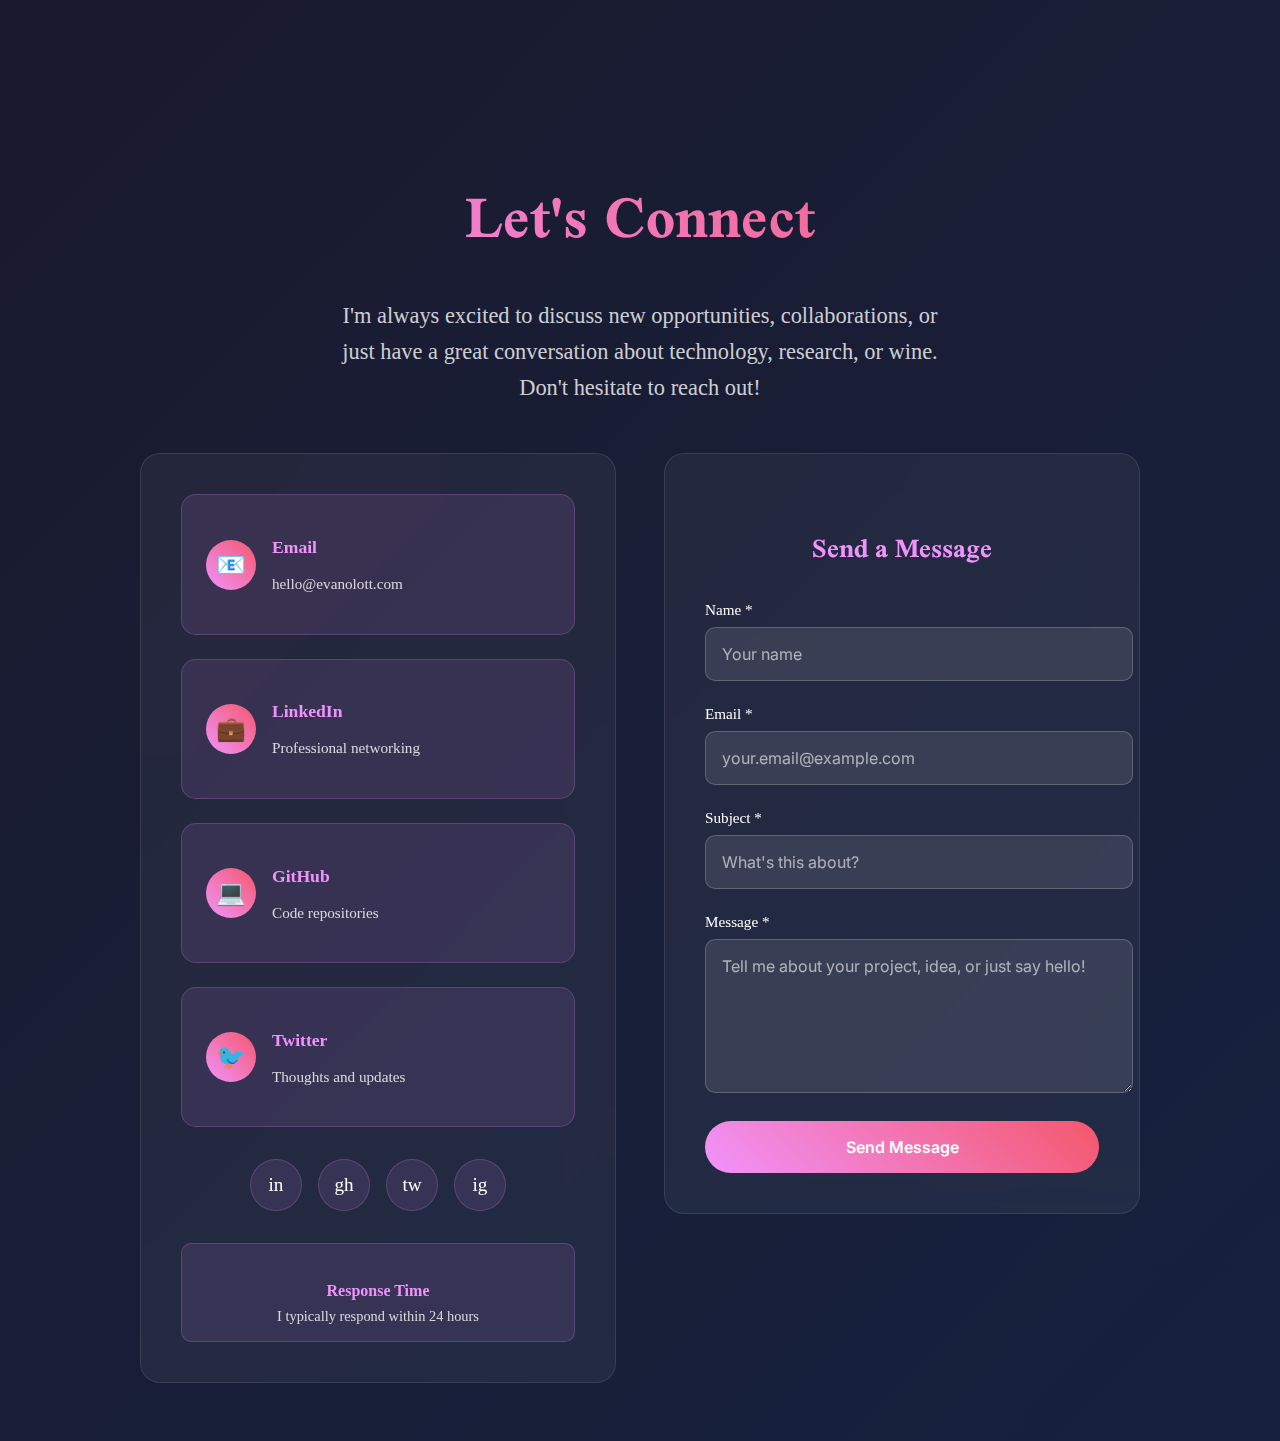
<file: about.html>
<!DOCTYPE html>
<html lang="en">
<head>
    <meta charset="UTF-8">
    <meta name="viewport" content="width=device-width, initial-scale=1.0">
    <meta name="description" content="Contact Evanolott - Get in touch for collaborations, projects, or just to say hello.">
    <meta name="author" content="Evanolott">
    <title>Contact - Evanolott</title>
    
    <!-- Fonts -->
    <link rel="preconnect" href="https://fonts.googleapis.com">
    <link rel="preconnect" href="https://fonts.gstatic.com" crossorigin>
    <link href="https://fonts.googleapis.com/css2?family=Scheherazade+New:wght@400;700&family=Inter:wght@300;400;500;600;700&display=swap" rel="stylesheet">
    
    <!-- Styles -->
    <link rel="stylesheet" href="src/css/main-style.css">
    
    <style>
        /* Contact Page Specific Styles */
        body {
            background: linear-gradient(135deg, #1a1a2e 0%, #16213e 100%);
            overflow-x: hidden;
        }
        
        .contact-hero {
            min-height: 100vh;
            display: flex;
            align-items: center;
            justify-content: center;
            padding: 100px 20px 50px;
        }
        
        .contact-container {
            max-width: 1000px;
            margin: 0 auto;
            width: 100%;
        }
        
        .contact-header {
            text-align: center;
            margin-bottom: 3rem;
        }
        
        .contact-title {
            font-family: 'Scheherazade New', serif;
            font-size: clamp(2.5rem, 6vw, 4rem);
            font-weight: 700;
            background: linear-gradient(45deg, #f093fb, #f5576c);
            -webkit-background-clip: text;
            -webkit-text-fill-color: transparent;
            background-clip: text;
            margin-bottom: 1rem;
        }
        
        .contact-subtitle {
            font-size: clamp(1.1rem, 3vw, 1.4rem);
            color: rgba(255, 255, 255, 0.8);
            line-height: 1.6;
            max-width: 600px;
            margin: 0 auto;
        }
        
        .contact-content {
            display: grid;
            grid-template-columns: 1fr 1fr;
            gap: 3rem;
            align-items: start;
        }
        
        .contact-info {
            background: rgba(255, 255, 255, 0.05);
            backdrop-filter: blur(20px);
            border-radius: 20px;
            padding: 2.5rem;
            border: 1px solid rgba(255, 255, 255, 0.1);
        }
        
        .contact-methods {
            display: flex;
            flex-direction: column;
            gap: 1.5rem;
        }
        
        .contact-method {
            display: flex;
            align-items: center;
            gap: 1rem;
            padding: 1.5rem;
            background: rgba(240, 147, 251, 0.1);
            border-radius: 15px;
            border: 1px solid rgba(240, 147, 251, 0.2);
            transition: all 0.3s ease;
            text-decoration: none;
            color: #ffffff;
        }
        
        .contact-method:hover {
            background: rgba(240, 147, 251, 0.2);
            transform: translateX(10px);
            box-shadow: 0 10px 30px rgba(240, 147, 251, 0.3);
        }
        
        .contact-icon {
            width: 50px;
            height: 50px;
            background: linear-gradient(45deg, #f093fb, #f5576c);
            border-radius: 50%;
            display: flex;
            align-items: center;
            justify-content: center;
            font-size: 1.5rem;
            flex-shrink: 0;
        }
        
        .contact-details h3 {
            font-weight: 600;
            margin-bottom: 0.5rem;
            color: #f093fb;
            font-size: 1.1rem;
        }
        
        .contact-details p {
            opacity: 0.8;
            font-size: 0.95rem;
            line-height: 1.4;
        }
        
        .contact-form {
            background: rgba(255, 255, 255, 0.05);
            backdrop-filter: blur(20px);
            border-radius: 20px;
            padding: 2.5rem;
            border: 1px solid rgba(255, 255, 255, 0.1);
        }
        
        .form-title {
            font-family: 'Scheherazade New', serif;
            font-size: 1.8rem;
            font-weight: 700;
            color: #f093fb;
            margin-bottom: 1.5rem;
            text-align: center;
        }
        
        .form-group {
            margin-bottom: 1.5rem;
        }
        
        .form-label {
            display: block;
            margin-bottom: 0.5rem;
            font-weight: 500;
            color: #ffffff;
            font-size: 0.95rem;
        }
        
        .form-input,
        .form-textarea {
            width: 100%;
            padding: 1rem;
            background: rgba(255, 255, 255, 0.1);
            border: 1px solid rgba(255, 255, 255, 0.2);
            border-radius: 10px;
            color: #ffffff;
            font-size: 1rem;
            transition: all 0.3s ease;
            font-family: 'Inter', sans-serif;
        }
        
        .form-input:focus,
        .form-textarea:focus {
            outline: none;
            border-color: #f093fb;
            background: rgba(255, 255, 255, 0.15);
            box-shadow: 0 0 0 3px rgba(240, 147, 251, 0.2);
        }
        
        .form-input::placeholder,
        .form-textarea::placeholder {
            color: rgba(255, 255, 255, 0.6);
        }
        
        .form-textarea {
            min-height: 120px;
            resize: vertical;
        }
        
        .form-submit {
            background: linear-gradient(45deg, #f093fb, #f5576c);
            color: #ffffff;
            border: none;
            padding: 1rem 2rem;
            border-radius: 50px;
            font-size: 1rem;
            font-weight: 600;
            cursor: pointer;
            transition: all 0.3s ease;
            width: 100%;
            font-family: 'Inter', sans-serif;
        }
        
        .form-submit:hover {
            transform: translateY(-2px);
            box-shadow: 0 10px 30px rgba(240, 147, 251, 0.4);
        }
        
        .form-submit:active {
            transform: translateY(0);
        }
        
        .social-links {
            display: flex;
            gap: 1rem;
            margin-top: 2rem;
            justify-content: center;
            flex-wrap: wrap;
        }
        
        .social-link {
            width: 50px;
            height: 50px;
            background: rgba(240, 147, 251, 0.1);
            border: 1px solid rgba(240, 147, 251, 0.2);
            border-radius: 50%;
            display: flex;
            align-items: center;
            justify-content: center;
            color: #ffffff;
            text-decoration: none;
            font-size: 1.2rem;
            transition: all 0.3s ease;
        }
        
        .social-link:hover {
            background: rgba(240, 147, 251, 0.2);
            transform: translateY(-3px);
            box-shadow: 0 5px 15px rgba(240, 147, 251, 0.3);
        }
        
        .response-time {
            background: rgba(240, 147, 251, 0.1);
            border: 1px solid rgba(240, 147, 251, 0.2);
            border-radius: 10px;
            padding: 1rem;
            margin-top: 2rem;
            text-align: center;
        }
        
        .response-time h4 {
            color: #f093fb;
            margin-bottom: 0.5rem;
            font-size: 1rem;
        }
        
        .response-time p {
            color: rgba(255, 255, 255, 0.8);
            font-size: 0.9rem;
            margin: 0;
        }
        
        /* Mobile Responsive */
        @media (max-width: 768px) {
            .contact-hero {
                padding: 80px 15px 30px;
            }
            
            .contact-content {
                grid-template-columns: 1fr;
                gap: 2rem;
            }
            
            .contact-info,
            .contact-form {
                padding: 1.5rem;
            }
            
            .contact-methods {
                gap: 1rem;
            }
            
            .contact-method {
                padding: 1rem;
                flex-direction: column;
                text-align: center;
            }
            
            .contact-method:hover {
                transform: translateY(-5px);
            }
            
            .contact-icon {
                width: 40px;
                height: 40px;
                font-size: 1.2rem;
            }
            
            .form-group {
                margin-bottom: 1.25rem;
            }
            
            .form-input,
            .form-textarea {
                padding: 0.875rem;
                font-size: 16px; /* Prevents zoom on iOS */
            }
            
            .form-submit {
                padding: 0.875rem 1.5rem;
                font-size: 0.95rem;
            }
            
            .social-links {
                gap: 0.75rem;
                margin-top: 1.5rem;
            }
            
            .social-link {
                width: 45px;
                height: 45px;
                font-size: 1.1rem;
            }
        }
        
        @media (max-width: 480px) {
            .contact-hero {
                padding: 70px 10px 20px;
            }
            
            .contact-info,
            .contact-form {
                padding: 1.25rem;
            }
            
            .contact-method {
                padding: 0.875rem;
            }
            
            .contact-icon {
                width: 35px;
                height: 35px;
                font-size: 1rem;
            }
            
            .form-input,
            .form-textarea {
                padding: 0.75rem;
            }
        }
    </style>
</head>
<body>
    <!-- Navigation Bar -->
    <nav class="navbar" id="navbar">
        <div class="nav-container">
            <a href="index.html" class="logo">Evanolott</a>
            <div class="nav-menu" id="nav-menu">
                <a href="index.html" class="nav-link">Home</a>
                <a href="portfolio.html" class="nav-link">Portfolio</a>
                <a href="journey.html" class="nav-link">Journey</a>
                <a href="about.html" class="nav-link active">Contact</a>
            </div>
            <div class="hamburger" id="hamburger">
                <span class="bar"></span>
                <span class="bar"></span>
                <span class="bar"></span>
            </div>
        </div>
    </nav>

    <!-- Mobile Sidebar -->
    <div class="mobile-sidebar" id="mobile-sidebar">
        <div class="sidebar-header">
            <h2>Evanolott</h2>
            <button class="close-sidebar" id="close-sidebar">&times;</button>
        </div>
        <div class="sidebar-menu">
            <a href="index.html" class="sidebar-link">Home</a>
            <a href="portfolio.html" class="sidebar-link">Portfolio</a>
            <a href="journey.html" class="sidebar-link">Journey</a>
            <a href="about.html" class="sidebar-link active">Contact</a>
            <a href="resume.html" class="sidebar-link">Resume</a>
            <a href="projects.html" class="sidebar-link">Projects</a>
        </div>
    </div>

    <!-- Contact Hero Section -->
    <section class="contact-hero">
        <div class="contact-container">
            <div class="contact-header">
                <h1 class="contact-title">Let's Connect</h1>
                <p class="contact-subtitle">
                    I'm always excited to discuss new opportunities, collaborations, or just have a great conversation about technology, research, or wine. Don't hesitate to reach out!
                </p>
            </div>
            
            <div class="contact-content">
                <!-- Contact Information -->
                <div class="contact-info">
                    <div class="contact-methods">
                        <a href="mailto:hello@evanolott.com" class="contact-method">
                            <div class="contact-icon">📧</div>
                            <div class="contact-details">
                                <h3>Email</h3>
                                <p>hello@evanolott.com</p>
                            </div>
                        </a>
                        
                        <a href="https://linkedin.com/in/evanolott" class="contact-method" rel="noopener noreferrer" target="_blank">
                            <div class="contact-icon">💼</div>
                            <div class="contact-details">
                                <h3>LinkedIn</h3>
                                <p>Professional networking</p>
                            </div>
                        </a>
                        
                        <a href="https://github.com/evanolott" class="contact-method" rel="noopener noreferrer" target="_blank">
                            <div class="contact-icon">💻</div>
                            <div class="contact-details">
                                <h3>GitHub</h3>
                                <p>Code repositories</p>
                            </div>
                        </a>
                        
                        <a href="https://twitter.com/evanolott" class="contact-method" rel="noopener noreferrer" target="_blank">
                            <div class="contact-icon">🐦</div>
                            <div class="contact-details">
                                <h3>Twitter</h3>
                                <p>Thoughts and updates</p>
                            </div>
                        </a>
                    </div>
                    
                    <div class="social-links">
                        <a href="https://linkedin.com/in/evanolott" class="social-link" rel="noopener noreferrer" target="_blank">in</a>
                        <a href="https://github.com/evanolott" class="social-link" rel="noopener noreferrer" target="_blank">gh</a>
                        <a href="https://twitter.com/evanolott" class="social-link" rel="noopener noreferrer" target="_blank">tw</a>
                        <a href="https://instagram.com/evanolott" class="social-link" rel="noopener noreferrer" target="_blank">ig</a>
                    </div>
                    
                    <div class="response-time">
                        <h4>Response Time</h4>
                        <p>I typically respond within 24 hours</p>
                    </div>
                </div>
                
                <!-- Contact Form -->
                <div class="contact-form">
                    <h2 class="form-title">Send a Message</h2>
                    
                    <form id="contactForm">
                        <div class="form-group">
                            <label for="name" class="form-label">Name *</label>
                            <input type="text" id="name" name="name" class="form-input" placeholder="Your name" required>
                        </div>
                        
                        <div class="form-group">
                            <label for="email" class="form-label">Email *</label>
                            <input type="email" id="email" name="email" class="form-input" placeholder="your.email@example.com" required>
                        </div>
                        
                        <div class="form-group">
                            <label for="subject" class="form-label">Subject *</label>
                            <input type="text" id="subject" name="subject" class="form-input" placeholder="What's this about?" required>
                        </div>
                        
                        <div class="form-group">
                            <label for="message" class="form-label">Message *</label>
                            <textarea id="message" name="message" class="form-textarea" placeholder="Tell me about your project, idea, or just say hello!" required></textarea>
                        </div>
                        
                        <button type="submit" class="form-submit">Send Message</button>
                    </form>
                </div>
            </div>
        </div>
    </section>

    <!-- Scripts -->
    <script src="src/js/navigation.js"></script>
    
    <script>
        // Contact form handling
        document.getElementById('contactForm').addEventListener('submit', function(e) {
            e.preventDefault();
            
            // Get form data
            const formData = new FormData(this);
            const data = Object.fromEntries(formData);
            
            // Simple validation
            if (!data.name || !data.email || !data.subject || !data.message) {
                alert('Please fill in all fields.');
                return;
            }
            
            // Simulate form submission
            const submitBtn = this.querySelector('.form-submit');
            const originalText = submitBtn.textContent;
            
            submitBtn.textContent = 'Sending...';
            submitBtn.disabled = true;
            
            // Simulate API call
            setTimeout(() => {
                alert('Thank you for your message! I\'ll get back to you soon.');
                this.reset();
                submitBtn.textContent = originalText;
                submitBtn.disabled = false;
            }, 2000);
        });
    </script>
</body>
</html>
</file>
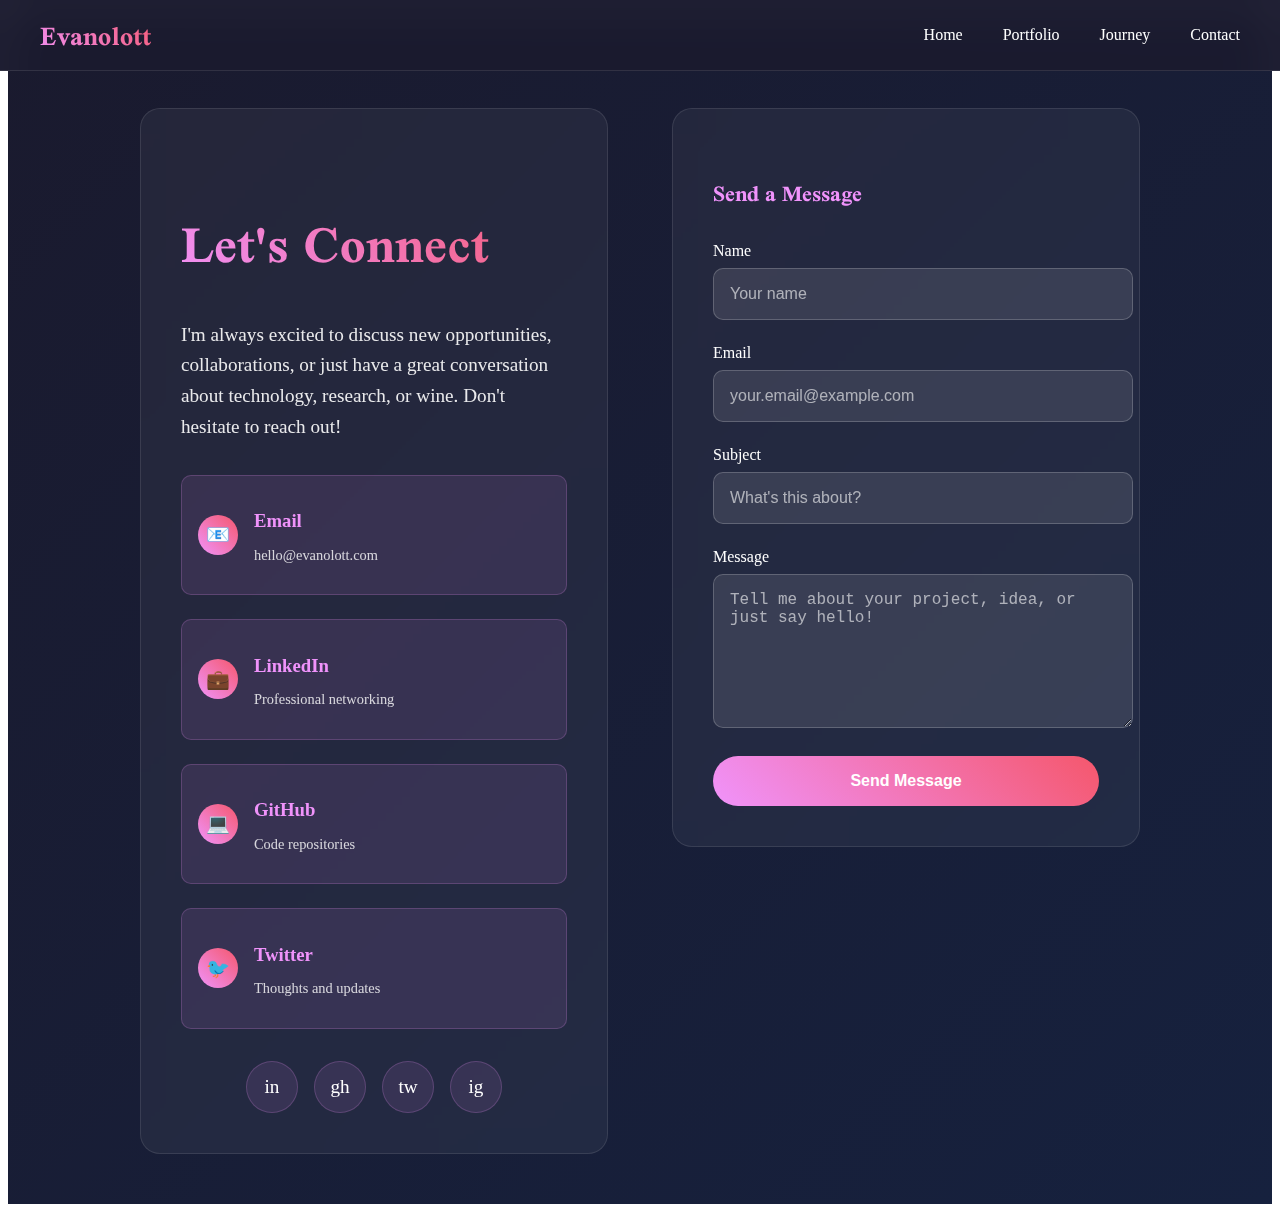
<file: contact.html>
<!DOCTYPE html>
<html lang="en">
<head>
    <meta charset="UTF-8">
    <meta name="viewport" content="width=device-width, initial-scale=1.0">
    <meta name="description" content="Contact Evanolott - Get in touch for collaborations, projects, or just to say hello.">
    <meta name="author" content="Evanolott">
    <title>Contact - Evanolott</title>
    
    <!-- Fonts -->
    <link rel="preconnect" href="https://fonts.googleapis.com">
    <link rel="preconnect" href="https://fonts.gstatic.com" crossorigin>
    <link href="https://fonts.googleapis.com/css2?family=Scheherazade+New:wght@400;700&family=Inter:wght@300;400;500;600;700&display=swap" rel="stylesheet">
    
    <!-- Styles -->
    <link rel="stylesheet" href="src/css/main-style.css">
    
    <style>
        /* Contact Page Specific Styles */
        .contact-hero {
            min-height: 100vh;
            display: flex;
            align-items: center;
            justify-content: center;
            background: linear-gradient(135deg, #1a1a2e 0%, #16213e 100%);
            padding: 100px 20px 50px;
        }
        
        .contact-container {
            max-width: 1000px;
            margin: 0 auto;
            display: grid;
            grid-template-columns: 1fr 1fr;
            gap: 4rem;
            align-items: start;
        }
        
        .contact-info {
            background: rgba(255, 255, 255, 0.05);
            backdrop-filter: blur(10px);
            border-radius: 20px;
            padding: 2.5rem;
            border: 1px solid rgba(255, 255, 255, 0.1);
        }
        
        .contact-title {
            font-family: 'Scheherazade New', serif;
            font-size: clamp(2.5rem, 5vw, 3.5rem);
            font-weight: 700;
            background: linear-gradient(45deg, #f093fb, #f5576c);
            -webkit-background-clip: text;
            -webkit-text-fill-color: transparent;
            background-clip: text;
            margin-bottom: 1rem;
        }
        
        .contact-subtitle {
            font-size: 1.2rem;
            color: #ffffff;
            margin-bottom: 2rem;
            opacity: 0.9;
            line-height: 1.6;
        }
        
        .contact-methods {
            display: flex;
            flex-direction: column;
            gap: 1.5rem;
        }
        
        .contact-method {
            display: flex;
            align-items: center;
            gap: 1rem;
            padding: 1rem;
            background: rgba(240, 147, 251, 0.1);
            border-radius: 10px;
            border: 1px solid rgba(240, 147, 251, 0.2);
            transition: all 0.3s ease;
            text-decoration: none;
            color: #ffffff;
        }
        
        .contact-method:hover {
            background: rgba(240, 147, 251, 0.2);
            transform: translateX(10px);
        }
        
        .contact-icon {
            width: 40px;
            height: 40px;
            background: linear-gradient(45deg, #f093fb, #f5576c);
            border-radius: 50%;
            display: flex;
            align-items: center;
            justify-content: center;
            font-size: 1.2rem;
        }
        
        .contact-details h3 {
            font-weight: 600;
            margin-bottom: 0.25rem;
            color: #f093fb;
        }
        
        .contact-details p {
            opacity: 0.8;
            font-size: 0.9rem;
        }
        
        .contact-form {
            background: rgba(255, 255, 255, 0.05);
            backdrop-filter: blur(10px);
            border-radius: 20px;
            padding: 2.5rem;
            border: 1px solid rgba(255, 255, 255, 0.1);
        }
        
        .form-group {
            margin-bottom: 1.5rem;
        }
        
        .form-label {
            display: block;
            margin-bottom: 0.5rem;
            font-weight: 500;
            color: #ffffff;
        }
        
        .form-input,
        .form-textarea {
            width: 100%;
            padding: 1rem;
            background: rgba(255, 255, 255, 0.1);
            border: 1px solid rgba(255, 255, 255, 0.2);
            border-radius: 10px;
            color: #ffffff;
            font-size: 1rem;
            transition: all 0.3s ease;
        }
        
        .form-input:focus,
        .form-textarea:focus {
            outline: none;
            border-color: #f093fb;
            background: rgba(255, 255, 255, 0.15);
            box-shadow: 0 0 0 3px rgba(240, 147, 251, 0.2);
        }
        
        .form-input::placeholder,
        .form-textarea::placeholder {
            color: rgba(255, 255, 255, 0.6);
        }
        
        .form-textarea {
            min-height: 120px;
            resize: vertical;
        }
        
        .form-submit {
            background: linear-gradient(45deg, #f093fb, #f5576c);
            color: #ffffff;
            border: none;
            padding: 1rem 2rem;
            border-radius: 50px;
            font-size: 1rem;
            font-weight: 600;
            cursor: pointer;
            transition: all 0.3s ease;
            width: 100%;
        }
        
        .form-submit:hover {
            transform: translateY(-2px);
            box-shadow: 0 10px 30px rgba(240, 147, 251, 0.4);
        }
        
        .form-submit:active {
            transform: translateY(0);
        }
        
        .social-links {
            display: flex;
            gap: 1rem;
            margin-top: 2rem;
            justify-content: center;
        }
        
        .social-link {
            width: 50px;
            height: 50px;
            background: rgba(240, 147, 251, 0.1);
            border: 1px solid rgba(240, 147, 251, 0.2);
            border-radius: 50%;
            display: flex;
            align-items: center;
            justify-content: center;
            color: #ffffff;
            text-decoration: none;
            font-size: 1.2rem;
            transition: all 0.3s ease;
        }
        
        .social-link:hover {
            background: rgba(240, 147, 251, 0.2);
            transform: translateY(-3px);
        }
        
        @media (max-width: 768px) {
            .contact-container {
                grid-template-columns: 1fr;
                gap: 2rem;
            }
            
            .contact-hero {
                padding: 80px 15px 30px;
            }
            
            .contact-info,
            .contact-form {
                padding: 1.5rem;
            }
            
            .contact-methods {
                gap: 1rem;
            }
            
            .contact-method {
                padding: 0.75rem;
            }
        }
    </style>
</head>
<body class="has-navbar">
    <!-- Navigation Bar -->
    <nav class="navbar" id="navbar">
        <div class="nav-container">
            <a href="index.html" class="logo">Evanolott</a>
            <div class="nav-menu" id="nav-menu">
                <a href="index.html" class="nav-link">Home</a>
                <a href="portfolio.html" class="nav-link">Portfolio</a>
                <a href="journey.html" class="nav-link">Journey</a>
                <a href="about.html" class="nav-link active">Contact</a>
            </div>
            <div class="hamburger" id="hamburger">
                <span class="bar"></span>
                <span class="bar"></span>
                <span class="bar"></span>
            </div>
        </div>
    </nav>

    <!-- Mobile Sidebar -->
    <div class="mobile-sidebar" id="mobile-sidebar">
        <div class="sidebar-header">
            <h2>Evanolott</h2>
            <button class="close-sidebar" id="close-sidebar">&times;</button>
        </div>
        <div class="sidebar-menu">
            <a href="index.html" class="sidebar-link">Home</a>
            <a href="portfolio.html" class="sidebar-link">Portfolio</a>
            <a href="journey.html" class="sidebar-link">Journey</a>
            <a href="about.html" class="sidebar-link active">Contact</a>
            <a href="resume.html" class="sidebar-link">Resume</a>
            <a href="projects.html" class="sidebar-link">Projects</a>
        </div>
    </div>

    <!-- Contact Hero Section -->
    <section class="contact-hero">
        <div class="contact-container">
            <!-- Contact Information -->
            <div class="contact-info">
                <h1 class="contact-title">Let's Connect</h1>
                <p class="contact-subtitle">
                    I'm always excited to discuss new opportunities, collaborations, or just have a great conversation about technology, research, or wine. Don't hesitate to reach out!
                </p>
                
                <div class="contact-methods">
                    <a href="mailto:hello@evanolott.com" class="contact-method">
                        <div class="contact-icon">📧</div>
                        <div class="contact-details">
                            <h3>Email</h3>
                            <p>hello@evanolott.com</p>
                        </div>
                    </a>
                    
                    <a href="https://linkedin.com/in/evanolott" class="contact-method" rel="noopener noreferrer" target="_blank">
                        <div class="contact-icon">💼</div>
                        <div class="contact-details">
                            <h3>LinkedIn</h3>
                            <p>Professional networking</p>
                        </div>
                    </a>
                    
                    <a href="https://github.com/evanolott" class="contact-method" rel="noopener noreferrer" target="_blank">
                        <div class="contact-icon">💻</div>
                        <div class="contact-details">
                            <h3>GitHub</h3>
                            <p>Code repositories</p>
                        </div>
                    </a>
                    
                    <a href="https://twitter.com/evanolott" class="contact-method" rel="noopener noreferrer" target="_blank">
                        <div class="contact-icon">🐦</div>
                        <div class="contact-details">
                            <h3>Twitter</h3>
                            <p>Thoughts and updates</p>
                        </div>
                    </a>
                </div>
                
                <div class="social-links">
                    <a href="https://linkedin.com/in/evanolott" class="social-link" rel="noopener noreferrer" target="_blank">in</a>
                    <a href="https://github.com/evanolott" class="social-link" rel="noopener noreferrer" target="_blank">gh</a>
                    <a href="https://twitter.com/evanolott" class="social-link" rel="noopener noreferrer" target="_blank">tw</a>
                    <a href="https://instagram.com/evanolott" class="social-link" rel="noopener noreferrer" target="_blank">ig</a>
                </div>
            </div>
            
            <!-- Contact Form -->
            <div class="contact-form">
                <h2 style="color: #f093fb; margin-bottom: 1.5rem; font-family: 'Scheherazade New', serif;">Send a Message</h2>
                
                <form id="contactForm">
                    <div class="form-group">
                        <label for="name" class="form-label">Name</label>
                        <input type="text" id="name" name="name" class="form-input" placeholder="Your name" required>
                    </div>
                    
                    <div class="form-group">
                        <label for="email" class="form-label">Email</label>
                        <input type="email" id="email" name="email" class="form-input" placeholder="your.email@example.com" required>
                    </div>
                    
                    <div class="form-group">
                        <label for="subject" class="form-label">Subject</label>
                        <input type="text" id="subject" name="subject" class="form-input" placeholder="What's this about?" required>
                    </div>
                    
                    <div class="form-group">
                        <label for="message" class="form-label">Message</label>
                        <textarea id="message" name="message" class="form-textarea" placeholder="Tell me about your project, idea, or just say hello!" required></textarea>
                    </div>
                    
                    <button type="submit" class="form-submit">Send Message</button>
                </form>
            </div>
        </div>
    </section>

    <!-- Scripts -->
    <script src="src/js/navigation.js"></script>
    
    <script>
        // Contact form handling
        document.getElementById('contactForm').addEventListener('submit', function(e) {
            e.preventDefault();
            
            // Get form data
            const formData = new FormData(this);
            const data = Object.fromEntries(formData);
            
            // Simple validation
            if (!data.name || !data.email || !data.subject || !data.message) {
                alert('Please fill in all fields.');
                return;
            }
            
            // Simulate form submission
            const submitBtn = this.querySelector('.form-submit');
            const originalText = submitBtn.textContent;
            
            submitBtn.textContent = 'Sending...';
            submitBtn.disabled = true;
            
            // Simulate API call
            setTimeout(() => {
                alert('Thank you for your message! I\'ll get back to you soon.');
                this.reset();
                submitBtn.textContent = originalText;
                submitBtn.disabled = false;
            }, 2000);
        });
    </script>
</body>
</html>
</file>
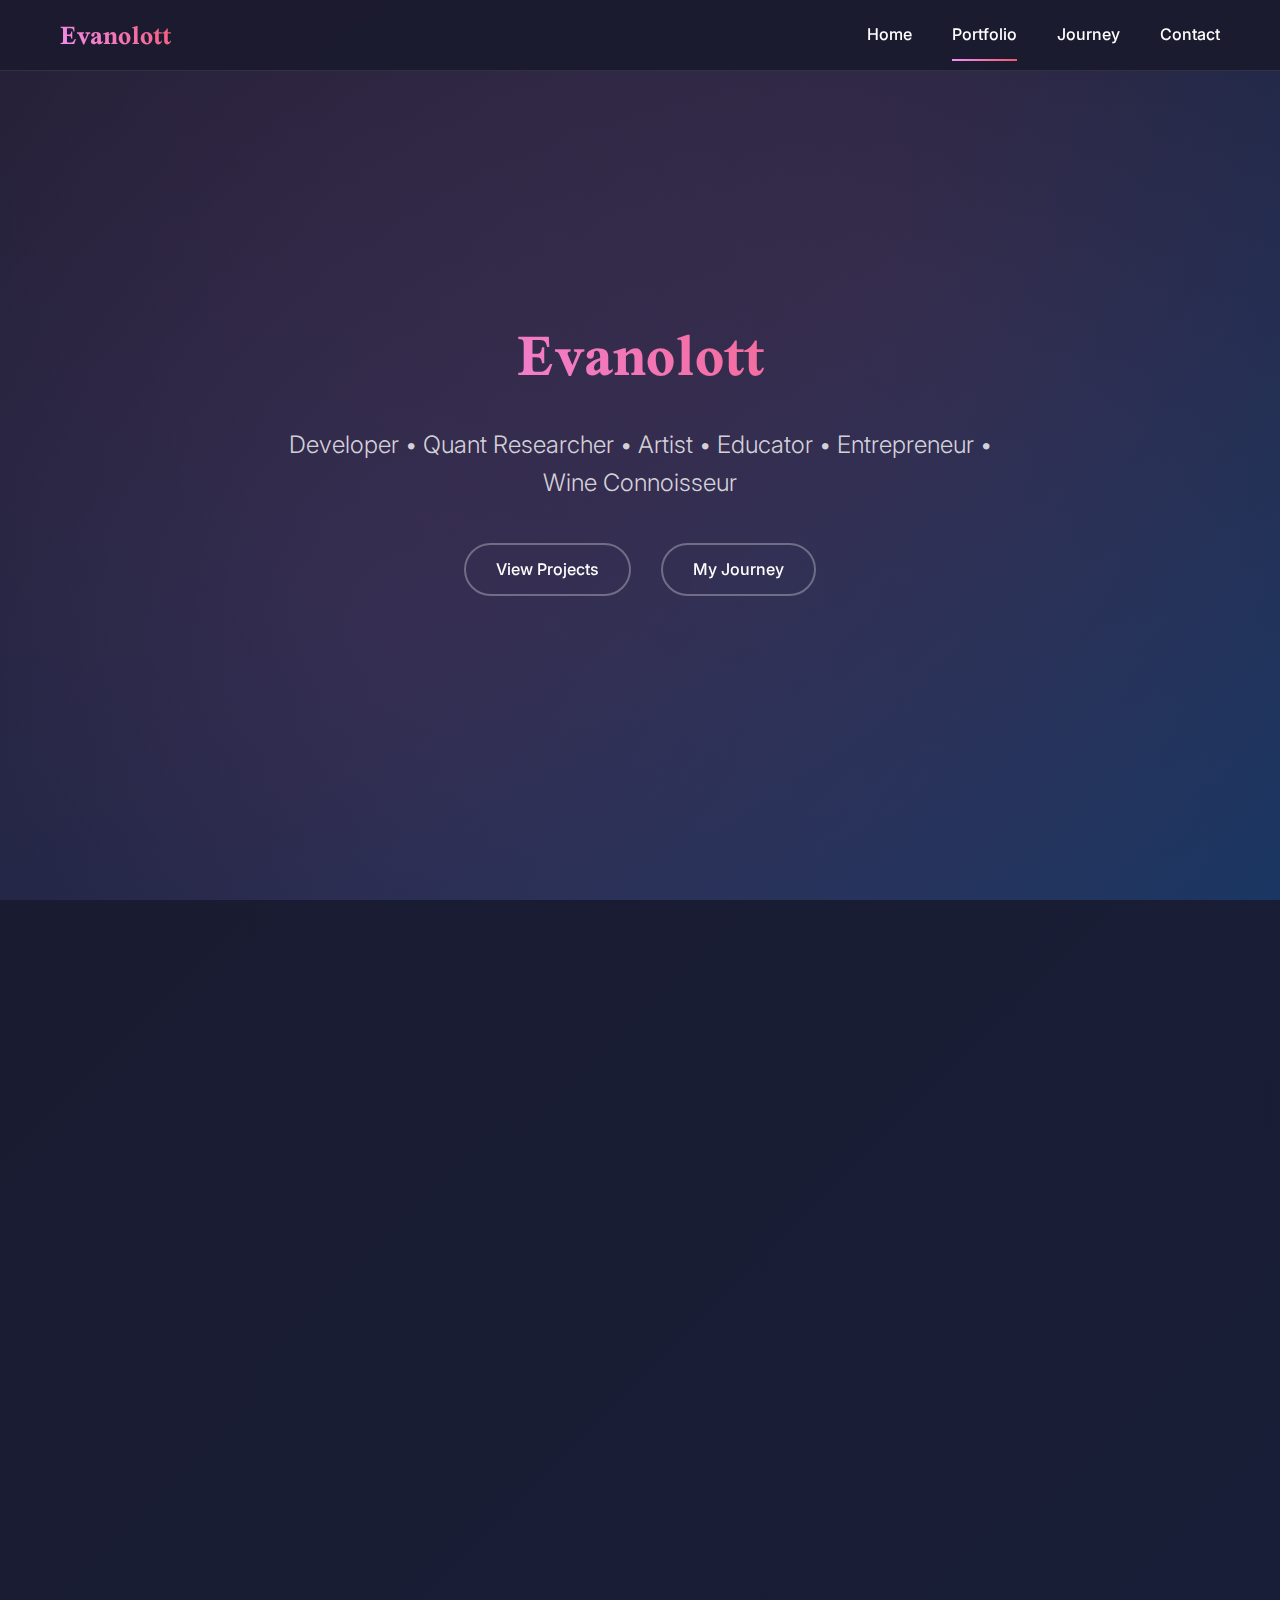
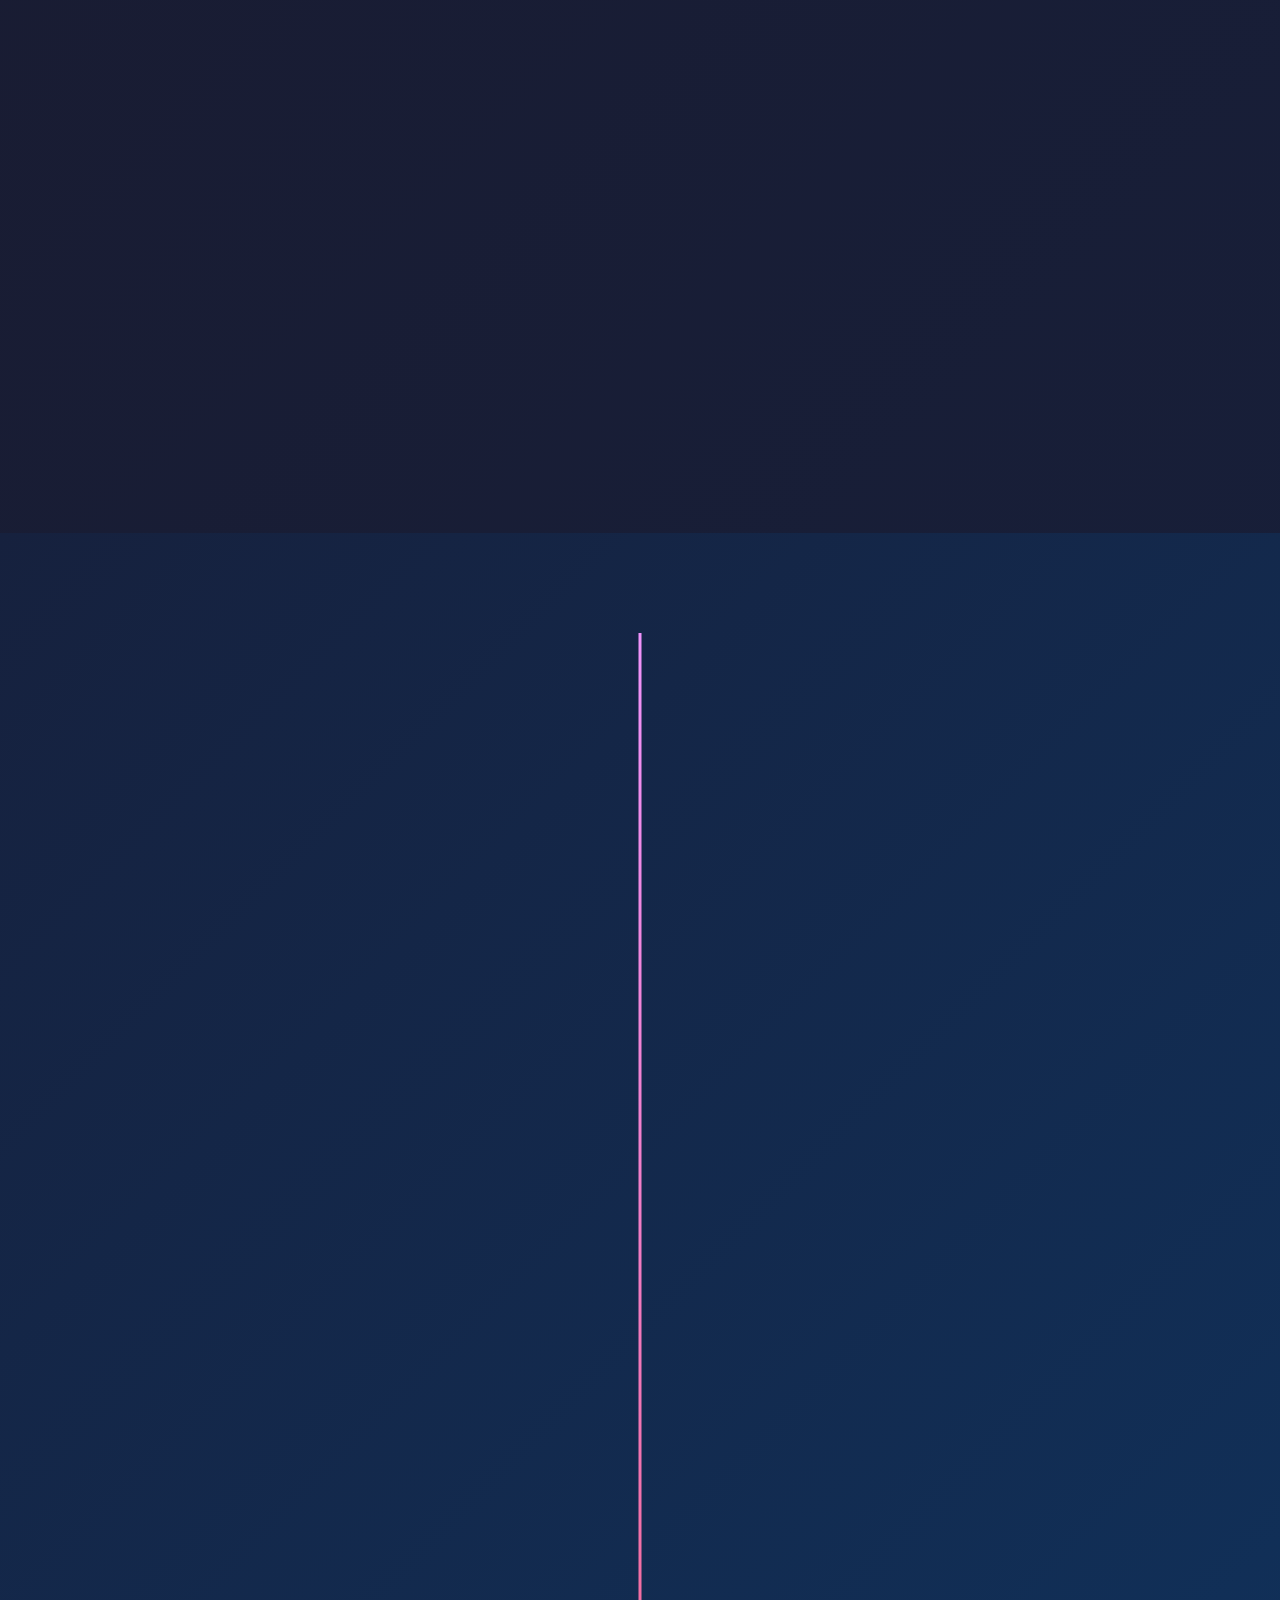
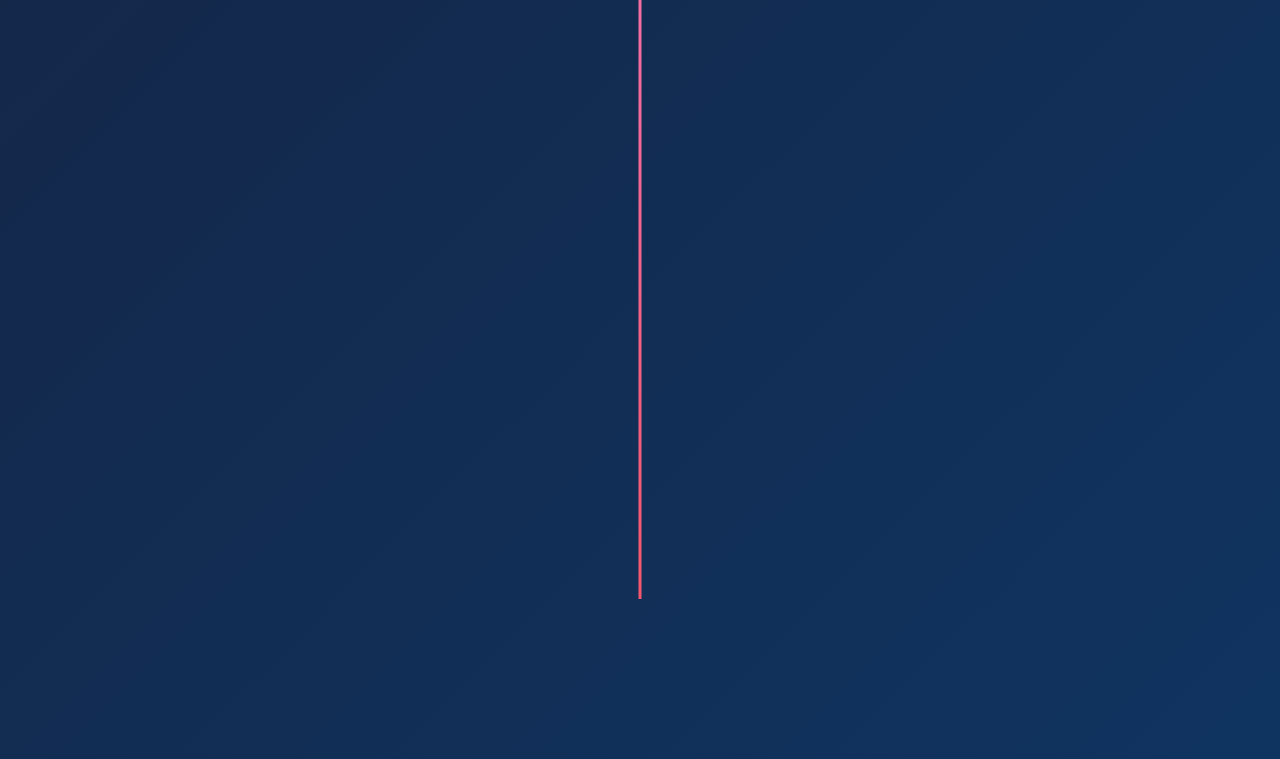
<file: portfolio.html>
<!DOCTYPE html>
<html lang="en">
<head>
    <meta charset="UTF-8">
    <meta name="viewport" content="width=device-width, initial-scale=1.0">
    <meta name="description" content="Evanolott - Professional portfolio showcasing expertise in development, quantitative research, art, education, entrepreneurship, and wine.">
    <meta name="author" content="Evanolott">
    <title>Portfolio - Evanolott</title>
    
    <!-- Fonts -->
    <link rel="preconnect" href="https://fonts.googleapis.com">
    <link rel="preconnect" href="https://fonts.gstatic.com" crossorigin>
    <link href="https://fonts.googleapis.com/css2?family=Scheherazade+New:wght@400;700&family=Inter:wght@300;400;500;600;700&display=swap" rel="stylesheet">
    
    <!-- Styles -->
    <link rel="stylesheet" href="src/css/main-style.css">
    
    <style>
        /* ===================================
           PROFESSIONAL PORTFOLIO STYLES
           Eva Qi Portfolio Landing Page
           =================================== */
        
        /* Reset & Base */
        * {
            margin: 0;
            padding: 0;
            box-sizing: border-box;
        }
        
        html {
            scroll-behavior: smooth;
        }
        
        body {
            font-family: 'Inter', sans-serif;
            line-height: 1.6;
            background: linear-gradient(135deg, #1a1a2e 0%, #16213e 100%);
            color: #ffffff;
            overflow-x: hidden;
        }
        
        /* Prevent text selection on all elements */
        * {
            user-select: none;
            -webkit-user-select: none;
            -moz-user-select: none;
            -ms-user-select: none;
        }
        
        /* Allow text selection only for actual content paragraphs */
        .project-description p,
        .journey-description p,
        .bio-text p {
            user-select: text;
            -webkit-user-select: text;
            -moz-user-select: text;
            -ms-user-select: text;
        }
        
        /* ===================================
           NAVIGATION
           =================================== */
        
        .navbar {
            position: fixed;
            top: 0;
            left: 0;
            right: 0;
            z-index: 1000;
            background: rgba(26, 26, 46, 0.95);
            backdrop-filter: blur(20px);
            border-bottom: 1px solid rgba(255, 255, 255, 0.1);
            transition: all 0.3s ease;
        }
        
        .nav-container {
            max-width: 1200px;
            margin: 0 auto;
            padding: 0 20px;
            display: flex;
            justify-content: space-between;
            align-items: center;
            height: 70px;
        }
        
        .logo {
            font-family: 'Scheherazade New', serif;
            font-size: 1.8rem;
            font-weight: 700;
            background: linear-gradient(45deg, #f093fb, #f5576c);
            -webkit-background-clip: text;
            -webkit-text-fill-color: transparent;
            background-clip: text;
            text-decoration: none;
        }
        
        .nav-menu {
            display: flex;
            list-style: none;
            gap: 40px;
        }
        
        .nav-link {
            color: #ffffff;
            text-decoration: none;
            font-weight: 500;
            transition: all 0.3s ease;
            position: relative;
        }
        
        .nav-link:hover {
            color: #f093fb;
        }
        
        .nav-link::after {
            content: '';
            position: absolute;
            bottom: -5px;
            left: 0;
            width: 0;
            height: 2px;
            background: linear-gradient(45deg, #f093fb, #f5576c);
            transition: width 0.3s ease;
        }
        
        .nav-link:hover::after {
            width: 100%;
        }
        
        /* Mobile menu */
        .hamburger {
            display: none;
            flex-direction: column;
            cursor: pointer;
            padding: 5px;
        }
        
        .hamburger span {
            width: 25px;
            height: 3px;
            background: #ffffff;
            margin: 3px 0;
            transition: 0.3s;
            border-radius: 2px;
        }
        
        .mobile-menu {
            position: fixed;
            top: 70px;
            right: -100%;
            width: 100%;
            height: calc(100vh - 70px);
            background: rgba(26, 26, 46, 0.98);
            backdrop-filter: blur(20px);
            transition: right 0.3s ease;
            display: flex;
            flex-direction: column;
            padding: 40px 20px;
        }
        
        .mobile-menu.active {
            right: 0;
        }
        
        .mobile-nav-link {
            color: #ffffff;
            text-decoration: none;
            font-size: 1.2rem;
            font-weight: 500;
            padding: 15px 0;
            border-bottom: 1px solid rgba(255, 255, 255, 0.1);
            transition: color 0.3s ease;
        }
        
        .mobile-nav-link:hover {
            color: #f093fb;
        }
        
        /* ===================================
           HERO SECTION
           =================================== */
        
        .hero {
            min-height: 100vh;
            display: flex;
            align-items: center;
            justify-content: center;
            text-align: center;
            background: linear-gradient(135deg, #1a1a2e 0%, #16213e 50%, #0f3460 100%);
            position: relative;
            overflow: hidden;
        }
        
        .hero::before {
            content: '';
            position: absolute;
            top: 0;
            left: 0;
            right: 0;
            bottom: 0;
            background: radial-gradient(circle at 30% 70%, rgba(240, 147, 251, 0.1), transparent),
                        radial-gradient(circle at 70% 30%, rgba(245, 87, 108, 0.1), transparent);
            pointer-events: none;
        }
        
        .hero-content {
            max-width: 800px;
            padding: 0 20px;
            position: relative;
            z-index: 2;
        }
        
        .hero-title {
            font-family: 'Scheherazade New', serif;
            font-size: clamp(2.5rem, 6vw, 4rem);
            font-weight: 700;
            margin-bottom: 20px;
            background: linear-gradient(45deg, #f093fb, #f5576c);
            -webkit-background-clip: text;
            -webkit-text-fill-color: transparent;
            background-clip: text;
        }
        
        .hero-subtitle {
            font-size: clamp(1.1rem, 2.5vw, 1.5rem);
            color: rgba(255, 255, 255, 0.8);
            margin-bottom: 40px;
            font-weight: 300;
        }
        
        .hero-nav {
            display: flex;
            justify-content: center;
            gap: 30px;
            flex-wrap: wrap;
        }
        
        .hero-btn {
            padding: 12px 30px;
            background: transparent;
            border: 2px solid rgba(255, 255, 255, 0.3);
            color: #ffffff;
            text-decoration: none;
            border-radius: 50px;
            font-weight: 500;
            transition: all 0.3s ease;
            backdrop-filter: blur(10px);
        }
        
        .hero-btn:hover {
            background: linear-gradient(45deg, #f093fb, #f5576c);
            border-color: transparent;
            transform: translateY(-2px);
            box-shadow: 0 10px 30px rgba(240, 147, 251, 0.3);
        }
        
        /* ===================================
           SECTION STYLES
           =================================== */
        
        .section {
            padding: 100px 0;
            position: relative;
        }
        
        .container {
            max-width: 1200px;
            margin: 0 auto;
            padding: 0 20px;
        }
        
        .section-title {
            font-family: 'Scheherazade New', serif;
            font-size: clamp(2rem, 5vw, 3rem);
            font-weight: 700;
            text-align: center;
            margin-bottom: 20px;
            background: linear-gradient(45deg, #f093fb, #f5576c);
            -webkit-background-clip: text;
            -webkit-text-fill-color: transparent;
            background-clip: text;
        }
        
        .section-subtitle {
            text-align: center;
            color: rgba(255, 255, 255, 0.7);
            font-size: 1.1rem;
            max-width: 600px;
            margin: 0 auto 60px;
        }
        
        /* ===================================
           PROJECTS SECTION
           =================================== */
        
        .projects-grid {
            display: grid;
            grid-template-columns: repeat(auto-fit, minmax(350px, 1fr));
            gap: 40px;
            margin-top: 60px;
        }
        
        .project-card {
            background: rgba(255, 255, 255, 0.05);
            border-radius: 20px;
            padding: 30px;
            backdrop-filter: blur(10px);
            border: 1px solid rgba(255, 255, 255, 0.1);
            transition: all 0.3s ease;
            position: relative;
            overflow: hidden;
        }
        
        .project-card::before {
            content: '';
            position: absolute;
            top: 0;
            left: 0;
            right: 0;
            bottom: 0;
            background: linear-gradient(45deg, rgba(240, 147, 251, 0.05), rgba(245, 87, 108, 0.05));
            opacity: 0;
            transition: opacity 0.3s ease;
        }
        
        .project-card:hover {
            transform: translateY(-10px);
            box-shadow: 0 20px 40px rgba(0, 0, 0, 0.3);
        }
        
        .project-card:hover::before {
            opacity: 1;
        }
        
        .project-icon {
            width: 60px;
            height: 60px;
            background: linear-gradient(45deg, #f093fb, #f5576c);
            border-radius: 15px;
            display: flex;
            align-items: center;
            justify-content: center;
            font-size: 1.5rem;
            margin-bottom: 20px;
            position: relative;
            z-index: 2;
        }
        
        .project-title {
            font-size: 1.4rem;
            font-weight: 600;
            margin-bottom: 15px;
            color: #ffffff;
            position: relative;
            z-index: 2;
        }
        
        .project-description {
            color: rgba(255, 255, 255, 0.7);
            line-height: 1.6;
            margin-bottom: 20px;
            position: relative;
            z-index: 2;
        }
        
        .project-tech {
            display: flex;
            flex-wrap: wrap;
            gap: 8px;
            margin-bottom: 20px;
            position: relative;
            z-index: 2;
        }
        
        .tech-tag {
            padding: 4px 12px;
            background: rgba(255, 255, 255, 0.1);
            border-radius: 20px;
            font-size: 0.85rem;
            color: rgba(255, 255, 255, 0.8);
        }
        
        .project-link {
            display: inline-flex;
            align-items: center;
            gap: 8px;
            color: #f093fb;
            text-decoration: none;
            font-weight: 500;
            transition: color 0.3s ease;
            position: relative;
            z-index: 2;
        }
        
        .project-link:hover {
            color: #f5576c;
        }
        
        /* ===================================
           JOURNEY SECTION
           =================================== */
        
        .journey {
            background: linear-gradient(135deg, #16213e 0%, #0f3460 100%);
        }
        
        .journey-timeline {
            max-width: 800px;
            margin: 0 auto;
            position: relative;
        }
        
        .timeline-line {
            position: absolute;
            left: 50%;
            top: 0;
            bottom: 0;
            width: 3px;
            background: linear-gradient(to bottom, #f093fb, #f5576c);
            transform: translateX(-50%);
        }
        
        .journey-item {
            display: flex;
            margin-bottom: 60px;
            position: relative;
        }
        
        .journey-item:nth-child(even) {
            flex-direction: row-reverse;
        }
        
        .journey-content {
            flex: 1;
            background: rgba(255, 255, 255, 0.05);
            border-radius: 15px;
            padding: 25px;
            margin: 0 30px;
            backdrop-filter: blur(10px);
            border: 1px solid rgba(255, 255, 255, 0.1);
            position: relative;
        }
        
        .journey-year {
            font-size: 1.1rem;
            font-weight: 600;
            color: #f093fb;
            margin-bottom: 10px;
        }
        
        .journey-title {
            font-size: 1.3rem;
            font-weight: 600;
            margin-bottom: 15px;
        }
        
        .journey-description {
            color: rgba(255, 255, 255, 0.7);
            line-height: 1.6;
        }
        
        .journey-dot {
            position: absolute;
            left: 50%;
            top: 20px;
            transform: translateX(-50%);
            width: 15px;
            height: 15px;
            background: #f093fb;
            border-radius: 50%;
            border: 3px solid #1a1a2e;
            z-index: 2;
        }
        
        /* ===================================
           RESPONSIVE DESIGN
           =================================== */
        
        @media (max-width: 768px) {
            .nav-menu {
                display: none;
            }
            
            .hamburger {
                display: flex;
            }
            
            .hero-nav {
                gap: 15px;
            }
            
            .hero-btn {
                padding: 10px 20px;
                font-size: 0.9rem;
            }
            
            .projects-grid {
                grid-template-columns: 1fr;
                gap: 30px;
            }
            
            .project-card {
                padding: 25px;
            }
            
            .timeline-line {
                left: 20px;
            }
            
            .journey-item {
                flex-direction: column;
                padding-left: 50px;
            }
            
            .journey-item:nth-child(even) {
                flex-direction: column;
            }
            
            .journey-content {
                margin: 0;
            }
            
            .journey-dot {
                left: 20px;
                transform: none;
            }
        }
        
        @media (max-width: 480px) {
            .nav-container {
                padding: 0 15px;
            }
            
            .hero-content {
                padding: 0 15px;
            }
            
            .container {
                padding: 0 15px;
            }
            
            .section {
                padding: 60px 0;
            }
            
            .mobile-menu {
                padding: 20px 15px;
            }
        }
        
        /* Accessibility */
        @media (prefers-reduced-motion: reduce) {
            * {
                animation-duration: 0.01ms !important;
                animation-iteration-count: 1 !important;
                transition-duration: 0.01ms !important;
            }
        }
        
        .project-link:focus-visible,
        .hero-btn:focus-visible,
        .nav-link:focus-visible {
            outline: 2px solid #f093fb;
            outline-offset: 2px;
        }
    </style>
</head>
<body class="has-navbar">
    <!-- Navigation -->
    <nav class="navbar">
        <div class="nav-container">
            <a href="./index.html" class="logo">Evanolott</a>
            <div class="nav-menu" id="nav-menu">
                <a href="index.html" class="nav-link">Home</a>
                <a href="portfolio.html" class="nav-link active">Portfolio</a>
                <a href="journey.html" class="nav-link">Journey</a>
                <a href="about.html" class="nav-link">Contact</a>
            </div>
            <div class="hamburger" onclick="toggleMobileMenu()">
                <span></span>
                <span></span>
                <span></span>
            </div>
        </div>
    </nav>

    <!-- Mobile Sidebar -->
    <div class="mobile-sidebar" id="mobile-sidebar">
        <div class="sidebar-header">
            <h2>Evanolott</h2>
            <button class="close-sidebar" id="close-sidebar">&times;</button>
        </div>
        <div class="sidebar-menu">
            <a href="index.html" class="sidebar-link">Home</a>
            <a href="portfolio.html" class="sidebar-link active">Portfolio</a>
            <a href="journey.html" class="sidebar-link">Journey</a>
            <a href="about.html" class="sidebar-link">Contact</a>
        </div>
    </div>

    <!-- Hero Section -->
    <section id="home" class="hero">
        <div class="hero-content">
            <h1 class="hero-title">Evanolott</h1>
            <p class="hero-subtitle">Developer • Quant Researcher • Artist • Educator • Entrepreneur • Wine Connoisseur</p>
            <div class="hero-nav">
                <a href="#projects" class="hero-btn">View Projects</a>
                <a href="#journey" class="hero-btn">My Journey</a>
            </div>
        </div>
    </section>

    <!-- Projects Section -->
    <section id="projects" class="section">
        <div class="container">
            
            <div class="projects-grid">
                <div class="project-card">
                    <div class="project-icon">💻</div>
                    <h3 class="project-title">3D Interactive Portfolio</h3>
                    <div class="project-description">
                        <p>An immersive 3D portfolio experience built with Three.js, featuring dynamic lens effects, mobile controls, and professional animations. Showcases modern web development techniques and creative design.</p>
                    </div>
                    <div class="project-tech">
                        <span class="tech-tag">Three.js</span>
                        <span class="tech-tag">WebGL</span>
                        <span class="tech-tag">JavaScript</span>
                        <span class="tech-tag">CSS3</span>
                    </div>
                    <a href="#" class="project-link">View Project →</a>
                </div>
                
                <div class="project-card">
                    <div class="project-icon">📊</div>
                    <h3 class="project-title">Quantitative Research Platform</h3>
                    <div class="project-description">
                        <p>Advanced financial modeling and analysis platform with real-time data processing, risk assessment algorithms, and interactive visualizations for institutional research.</p>
                    </div>
                    <div class="project-tech">
                        <span class="tech-tag">Python</span>
                        <span class="tech-tag">NumPy</span>
                        <span class="tech-tag">Pandas</span>
                        <span class="tech-tag">React</span>
                    </div>
                    <a href="#" class="project-link">View Research →</a>
                </div>
                
                <div class="project-card">
                    <div class="project-icon">🎨</div>
                    <h3 class="project-title">Digital Art Collection</h3>
                    <div class="project-description">
                        <p>A curated collection of digital artworks exploring the intersection of technology and creativity, featuring generative art, interactive installations, and multimedia experiences.</p>
                    </div>
                    <div class="project-tech">
                        <span class="tech-tag">p5.js</span>
                        <span class="tech-tag">Processing</span>
                        <span class="tech-tag">Adobe Creative Suite</span>
                        <span class="tech-tag">Blender</span>
                    </div>
                    <a href="#" class="project-link">View Gallery →</a>
                </div>
                
                <div class="project-card">
                    <div class="project-icon">🚀</div>
                    <h3 class="project-title">EdTech Startup Initiative</h3>
                    <div class="project-description">
                        <p>Co-founded an educational technology startup focused on personalized learning experiences, developing innovative curriculum delivery systems and student assessment tools.</p>
                    </div>
                    <div class="project-tech">
                        <span class="tech-tag">Vue.js</span>
                        <span class="tech-tag">Node.js</span>
                        <span class="tech-tag">MongoDB</span>
                        <span class="tech-tag">AWS</span>
                    </div>
                    <a href="#" class="project-link">Learn More →</a>
                </div>
                
                <div class="project-card">
                    <div class="project-icon">🍷</div>
                    <h3 class="project-title">Wine Analytics Platform</h3>
                    <div class="project-description">
                        <p>Data-driven wine recommendation and analysis system combining sensory science with machine learning to predict preferences and optimize wine selection.</p>
                    </div>
                    <div class="project-tech">
                        <span class="tech-tag">Machine Learning</span>
                        <span class="tech-tag">TensorFlow</span>
                        <span class="tech-tag">Flask</span>
                        <span class="tech-tag">Data Visualization</span>
                    </div>
                    <a href="#" class="project-link">Explore Platform →</a>
                </div>
                
                <div class="project-card">
                    <div class="project-icon">📚</div>
                    <h3 class="project-title">Educational Content Library</h3>
                    <div class="project-description">
                        <p>Comprehensive learning resources and interactive tutorials covering programming, mathematics, and creative skills, designed for diverse learning styles and skill levels.</p>
                    </div>
                    <div class="project-tech">
                        <span class="tech-tag">Interactive Design</span>
                        <span class="tech-tag">Video Production</span>
                        <span class="tech-tag">Curriculum Development</span>
                        <span class="tech-tag">UX Design</span>
                    </div>
                    <a href="#" class="project-link">Access Library →</a>
                </div>
            </div>
        </div>
    </section>

    <!-- Journey Section -->
    <section id="journey" class="section journey">
        <div class="container">
            
            <div class="journey-timeline">
                <div class="timeline-line"></div>
                
                <div class="journey-item">
                    <div class="journey-dot"></div>
                    <div class="journey-content">
                        <div class="journey-year">2024-Present</div>
                        <h3 class="journey-title">Full-Stack Development & 3D Web Experiences</h3>
                        <div class="journey-description">
                            <p>Specializing in modern web development with focus on immersive 3D experiences, WebGL applications, and cutting-edge frontend technologies. Creating interactive portfolios and professional web applications.</p>
                        </div>
                    </div>
                </div>
                
                <div class="journey-item">
                    <div class="journey-dot"></div>
                    <div class="journey-content">
                        <div class="journey-year">2022-2024</div>
                        <h3 class="journey-title">Quantitative Research & Financial Modeling</h3>
                        <div class="journey-description">
                            <p>Advanced quantitative analysis in financial markets, developing sophisticated models for risk assessment and algorithmic trading strategies. Worked with large datasets and statistical modeling techniques.</p>
                        </div>
                    </div>
                </div>
                
                <div class="journey-item">
                    <div class="journey-dot"></div>
                    <div class="journey-content">
                        <div class="journey-year">2021-2023</div>
                        <h3 class="journey-title">Educational Technology Innovation</h3>
                        <div class="journey-description">
                            <p>Co-founded an EdTech startup focused on personalized learning experiences. Developed curriculum delivery systems and pioneered new approaches to student assessment and engagement.</p>
                        </div>
                    </div>
                </div>
                
                <div class="journey-item">
                    <div class="journey-dot"></div>
                    <div class="journey-content">
                        <div class="journey-year">2020-2022</div>
                        <h3 class="journey-title">Digital Art & Creative Technology</h3>
                        <div class="journey-description">
                            <p>Explored the intersection of technology and creativity through generative art, interactive installations, and multimedia projects. Developed skills in creative coding and digital design.</p>
                        </div>
                    </div>
                </div>
                
                <div class="journey-item">
                    <div class="journey-dot"></div>
                    <div class="journey-content">
                        <div class="journey-year">2019-2021</div>
                        <h3 class="journey-title">Wine Studies & Sensory Analysis</h3>
                        <div class="journey-description">
                            <p>Developed expertise in wine appreciation, terroir analysis, and sensory science. Combined traditional wine knowledge with modern data analysis techniques to create innovative wine recommendation systems.</p>
                        </div>
                    </div>
                </div>
                
                <div class="journey-item">
                    <div class="journey-dot"></div>
                    <div class="journey-content">
                        <div class="journey-year">2018-2020</div>
                        <h3 class="journey-title">Educational Foundation & Teaching</h3>
                        <div class="journey-description">
                            <p>Built strong educational foundations while developing teaching and mentorship skills. Created learning resources and tutored students in mathematics, programming, and creative problem-solving.</p>
                        </div>
                    </div>
                </div>
            </div>
        </div>
    </section>

    <!-- Scripts -->
    <script src="src/js/navigation.js"></script>
    
    <script>
        // Intersection Observer for fade-in animations
        const observerOptions = {
            threshold: 0.1,
            rootMargin: '0px 0px -50px 0px'
        };
        
        const observer = new IntersectionObserver(function(entries) {
            entries.forEach(entry => {
                if (entry.isIntersecting) {
                    entry.target.style.opacity = '1';
                    entry.target.style.transform = 'translateY(0)';
                }
            });
        }, observerOptions);
        
        // Observe project cards and journey items
        document.addEventListener('DOMContentLoaded', function() {
            const projectCards = document.querySelectorAll('.project-card');
            const journeyItems = document.querySelectorAll('.journey-item');
            
            // Initial state for animations
            [...projectCards, ...journeyItems].forEach(item => {
                item.style.opacity = '0';
                item.style.transform = 'translateY(20px)';
                item.style.transition = 'opacity 0.6s ease, transform 0.6s ease';
                observer.observe(item);
            });
        });
    </script>
</body>
</html>
</file>
<file: src/css/main-style.css>
/* ===================================
   MAIN WEBSITE STYLES
   Eva Qi Personal Website - General Styles
   =================================== */

/* ===================================
   导航栏样式
   =================================== */

.navbar {
    position: fixed;
    top: 0;
    left: 0;
    right: 0;
    z-index: 1000;
    background: rgba(26, 26, 46, 0.95);
    backdrop-filter: blur(20px);
    border-bottom: 1px solid rgba(255, 255, 255, 0.1);
    transition: all 0.3s ease;
    transform: translateY(0);
}

body:not(.has-navbar) .navbar {
    display: none;
}

.navbar.scrolled {
    background: rgba(26, 26, 46, 0.98);
    box-shadow: 0 4px 20px rgba(0, 0, 0, 0.3);
}

.nav-container {
    max-width: 1200px;
    margin: 0 auto;
    padding: 0 20px;
    display: flex;
    justify-content: space-between;
    align-items: center;
    height: 70px;
}

.logo {
    font-family: 'Scheherazade New', 'Times New Roman', serif;
    font-size: 1.8rem;
    font-weight: 700;
    background: linear-gradient(45deg, #f093fb, #f5576c);
    -webkit-background-clip: text;
    -webkit-text-fill-color: transparent;
    background-clip: text;
    text-decoration: none;
    transition: all 0.3s ease;
}

.logo:hover {
    transform: scale(1.05);
    filter: brightness(1.2);
}

.nav-menu {
    display: flex;
    list-style: none;
    gap: 40px;
}

.nav-link {
    color: #ffffff;
    text-decoration: none;
    font-weight: 500;
    font-size: 1rem;
    position: relative;
    transition: all 0.3s ease;
    padding: 8px 0;
}

.nav-link::after {
    content: '';
    position: absolute;
    bottom: 0;
    left: 0;
    width: 0;
    height: 2px;
    background: linear-gradient(45deg, #f093fb, #f5576c);
    transition: width 0.3s ease;
}

.nav-link:hover::after,
.nav-link.active::after {
    width: 100%;
}

.nav-link:hover {
    color: #f093fb;
    transform: translateY(-2px);
}

.hamburger {
    display: none;
    flex-direction: column;
    cursor: pointer;
    padding: 5px;
    transition: all 0.3s ease;
}

.hamburger.active {
    transform: rotate(90deg);
}

.bar {
    width: 25px;
    height: 3px;
    background: linear-gradient(45deg, #f093fb, #f5576c);
    margin: 3px 0;
    transition: all 0.3s ease;
    border-radius: 2px;
}

.hamburger.active .bar:nth-child(1) {
    transform: rotate(45deg) translate(5px, 5px);
}

.hamburger.active .bar:nth-child(2) {
    opacity: 0;
}

.hamburger.active .bar:nth-child(3) {
    transform: rotate(-45deg) translate(7px, -6px);
}

/* ===================================
   MOBILE SIDEBAR
   =================================== */

.mobile-sidebar {
    position: fixed;
    top: 0;
    right: -100%;
    width: 85%;
    max-width: 400px;
    height: 100vh;
    background: rgba(26, 26, 46, 0.98);
    backdrop-filter: blur(20px);
    z-index: 2000;
    transition: right 0.4s cubic-bezier(0.4, 0, 0.2, 1);
    border-left: 1px solid rgba(255, 255, 255, 0.1);
    overflow-y: auto;
}

.mobile-sidebar.active {
    right: 0;
}

.sidebar-header {
    display: flex;
    justify-content: space-between;
    align-items: center;
    padding: 20px;
    border-bottom: 1px solid rgba(255, 255, 255, 0.1);
}

.sidebar-header h2 {
    font-family: 'Scheherazade New', 'Times New Roman', serif;
    font-size: 1.5rem;
    font-weight: 700;
    background: linear-gradient(45deg, #f093fb, #f5576c);
    -webkit-background-clip: text;
    -webkit-text-fill-color: transparent;
    background-clip: text;
}

.close-sidebar {
    background: none;
    border: none;
    color: #ffffff;
    font-size: 2rem;
    cursor: pointer;
    padding: 5px;
    transition: all 0.3s ease;
    border-radius: 50%;
    width: 40px;
    height: 40px;
    display: flex;
    align-items: center;
    justify-content: center;
}

.close-sidebar:hover {
    background: rgba(255, 255, 255, 0.1);
    transform: rotate(90deg);
}

.sidebar-menu {
    padding: 20px 0;
}

.sidebar-link {
    display: block;
    color: #ffffff;
    text-decoration: none;
    font-size: 1.1rem;
    font-weight: 500;
    padding: 15px 30px;
    transition: all 0.3s ease;
    border-left: 3px solid transparent;
    position: relative;
}

.sidebar-link:hover,
.sidebar-link.active {
    background: rgba(240, 147, 251, 0.1);
    border-left-color: #f093fb;
    color: #f093fb;
    transform: translateX(10px);
}

.sidebar-link::before {
    content: '';
    position: absolute;
    left: 0;
    top: 0;
    height: 100%;
    width: 0;
    background: linear-gradient(45deg, #f093fb, #f5576c);
    transition: width 0.3s ease;
    opacity: 0.1;
}

.sidebar-link:hover::before {
    width: 100%;
}

/* ===================================
   MOBILE RESPONSIVE DESIGN
   =================================== */

/* Tablets and mobile landscape */
@media (max-width: 768px) {
    /* Navigation responsive */
    .nav-menu {
        display: none;
    }
    
    .hamburger {
        display: flex;
    }
    
    .navbar {
        height: 60px;
    }
    
    .nav-container {
        height: 60px;
    }
    
    .logo {
        font-size: 1.5rem;
    }
}

/* Mobile portrait */
@media (max-width: 480px) {
    .nav-container {
        padding: 0 15px;
    }
    
    .logo {
        font-size: 1.3rem;
    }
}

/* Extra small devices */
@media (max-width: 320px) {
    .nav-container {
        padding: 0 10px;
    }
    
    .logo {
        font-size: 1.2rem;
    }
}

/* ===================================
   ACCESSIBILITY IMPROVEMENTS
   =================================== */

/* Focus states for accessibility */
.nav-link:focus-visible,
.logo:focus-visible,
.hamburger:focus-visible,
.close-sidebar:focus-visible,
.sidebar-link:focus-visible {
    outline: 2px solid #f093fb;
    outline-offset: 2px;
}

/* High contrast mode support */
@media (prefers-contrast: high) {
    .navbar {
        background: rgba(0, 0, 0, 0.95);
        border-bottom: 2px solid #ffffff;
    }
    
    .nav-link {
        color: #ffffff;
    }
    
    .mobile-sidebar {
        background: rgba(0, 0, 0, 0.98);
        border-left: 2px solid #ffffff;
    }
    
    .sidebar-link {
        color: #ffffff;
    }
}

/* Reduced motion support */
@media (prefers-reduced-motion: reduce) {
    .navbar,
    .mobile-sidebar,
    .nav-link,
    .sidebar-link,
    .hamburger,
    .close-sidebar {
        transition: none;
    }
    
    .hamburger.active {
        transform: none;
    }
    
    .hamburger.active .bar:nth-child(1),
    .hamburger.active .bar:nth-child(3) {
        transform: none;
    }
}
</file>
